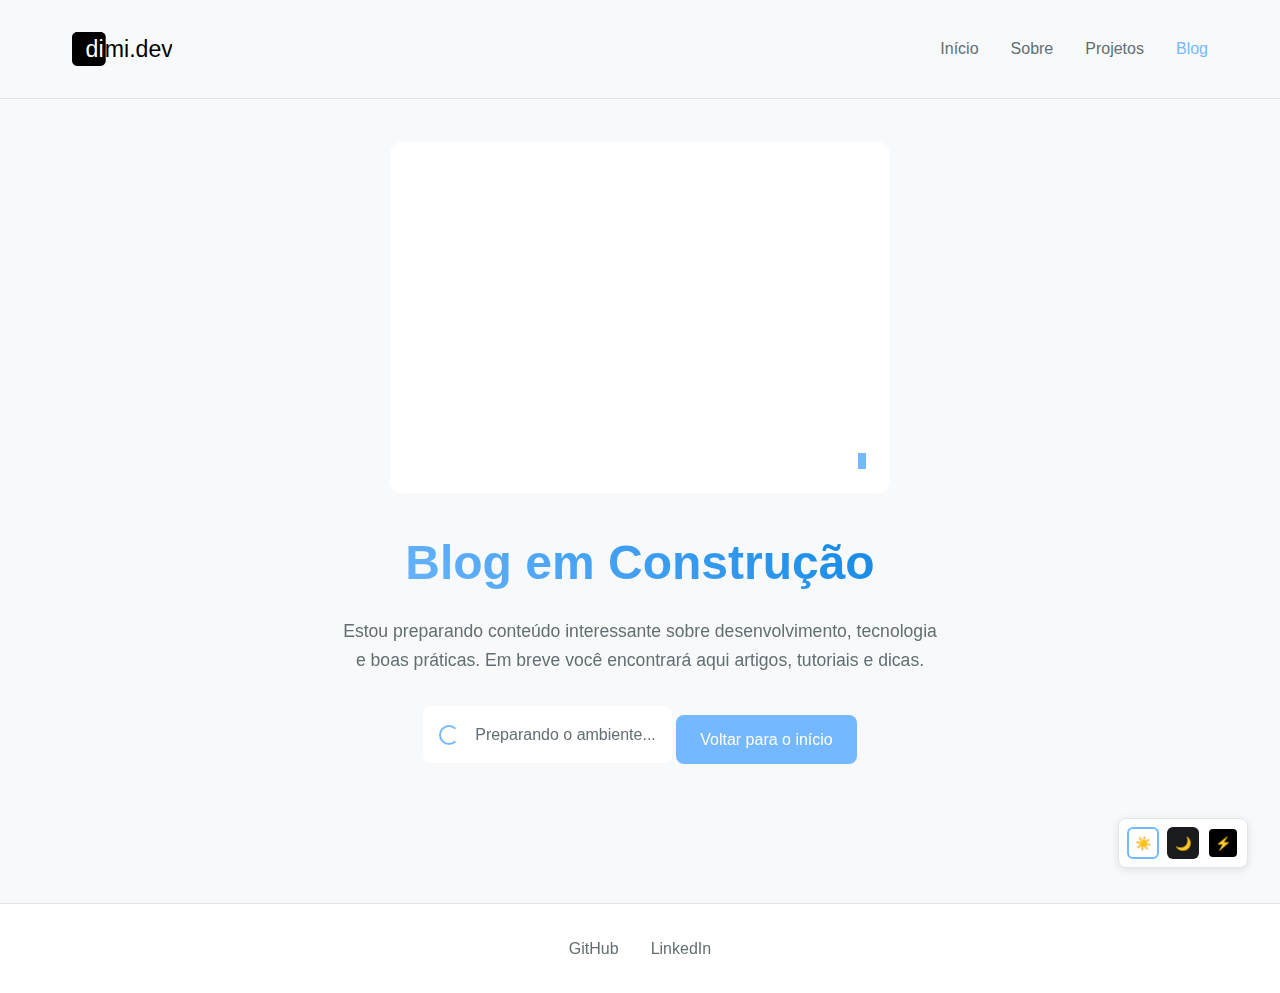
<file: pages/blog/index.html>
<!DOCTYPE html>
<html lang="pt-BR">
<head>
    <meta charset="UTF-8">
    <meta name="viewport" content="width=device-width, initial-scale=1.0">
    <meta name="color-scheme" content="light dark">
    <title>Blog | Dimi Dev</title>
    <meta name="description" content="Blog com artigos sobre desenvolvimento, tecnologia e boas práticas">
    
    <!-- Estilos -->
    <link rel="stylesheet" href="/assets/css/style.css">
    <link rel="stylesheet" href="/assets/css/components/header.css">
    <link rel="stylesheet" href="/assets/css/themes.css">
    <link rel="stylesheet" href="/assets/css/animations.css">
    <link rel="stylesheet" href="/assets/css/pages/coming-soon.css">
    <link rel="stylesheet" href="/assets/css/components/notifications.css">
    <link rel="stylesheet" href="/assets/css/mobile.css">
    <link rel="stylesheet" href="/assets/css/components/header.css">
</head>

<body>
    <header class="header">
        <nav class="nav-container">
            <div class="logo">
                <button class="mobile-menu-btn" aria-label="Menu">
                    ☰
                </button>
                <a href="/" class="logo-link">
                    <img src="/assets/img/logo-dark.svg" alt="Logo dimi.dev" class="logo-light">
                    <img src="/assets/img/logo-light.svg" alt="Logo dimi.dev" class="logo-dark">
                </a>
            </div>
            <ul class="nav-links">
                <li><a href="/">Início</a></li>
                <li><a href="/pages/about.html">Sobre</a></li>
                <li><a href="/pages/projects.html">Projetos</a></li>
                <li><a href="/pages/blog" class="active">Blog</a></li>
            </ul>
        </nav>
        <div class="theme-switcher">
            <button class="theme-btn" data-theme="light" title="Tema Claro">
                ☀️
            </button>
            <button class="theme-btn" data-theme="dark" title="Tema Escuro">
                🌙
            </button>
            <button class="theme-btn" data-theme="high-contrast" title="Alto Contraste">
                ⚡
            </button>
        </div>
    </nav>
    </header>

    <main class="coming-soon">
        <div class="container">
            <div class="content">
                <div class="animation-container">
                    <div class="code-block">
                        <pre><code>
const blog = {
    status: "Em construção 🚧",
    progress: "loading...",
    launch: "Em breve!",
    author: "dimidotdev",
    topics: [
        "Desenvolvimento Web",
        "Boas Práticas",
        "Tutoriais",
        "Tech Tips"
    ]
};
                        </code></pre>
                        <div class="cursor"></div>
                    </div>
                </div>
                <h1>Blog em Construção</h1>
                <p class="description">
                    Estou preparando conteúdo interessante sobre desenvolvimento, 
                    tecnologia e boas práticas. Em breve você encontrará aqui 
                    artigos, tutoriais e dicas.
                </p>
                <div class="blog-notification">
                    <div class="blog-notification-content">
                        <div class="loader"></div>
                        <span>Preparando o ambiente...</span>
                    </div>
                </div>
                <a href="/" class="back-button">Voltar para o início</a>
            </div>
        </div>
    </main>

    <footer class="footer">
        <div class="footer-content">
            <div class="social-links">
                <a href="https://github.com/dimidotdev" target="_blank" rel="noopener">GitHub</a>
            </div>
            <div class="social-links">
                <a href="https://linkedin.com/in/matheus-dimi-silva/" target="_blank" rel="noopener">LinkedIn</a>
            </div>
        </div>
    </footer>

    <!-- Scripts -->
    <script src="/assets/js/main.js"></script>
    <script src="/assets/js/blog.js"></script>
    <script src="/assets/js/main.js"></script>
    <script src="/assets/js/theme.js"></script>
    <script src="/assets/js/matrix-effect.js"></script>
    <script src="/assets/js/notifications.js"></script>
    <script src="/assets/js/idle-detector.js"></script>
    <script src="/assets/js/performance.js"></script>
    <script src="/assets/js/keyboard-shortcuts.js"></script>
    <script src="/assets/js/mobile-menu.js"></script>

    <script>
        // Inicialização de todos os componentes
        document.addEventListener('DOMContentLoaded', () => {
            // Inicializar o gerenciador de temas
            const themeManager = new ThemeManager();

            // Inicializar o efeito matrix
            const matrixEffect = new MatrixEffect();
            
            // Observar mudanças de tema para ativar/desativar efeito matrix
            const observer = new MutationObserver((mutations) => {
                mutations.forEach((mutation) => {
                    if (mutation.attributeName === 'data-theme') {
                        const currentTheme = document.documentElement.getAttribute('data-theme');
                        if (currentTheme === 'high-contrast') {
                            matrixEffect.start();
                            NotificationSystem.show('Modo Matrix ativado! 🎭', 'info');
                        } else {
                            matrixEffect.stop();
                        }
                    }
                });
            });

            observer.observe(document.documentElement, {
                attributes: true,
                attributeFilter: ['data-theme']
            });

            // Inicializar detector de inatividade
            new IdleDetector();

            // Inicializar otimizador de performance
            PerformanceOptimizer.initializeLazyLoading();

            // Inicializar atalhos de teclado
            KeyboardShortcuts.initialize();

            // Configurar notificações para mudança de tema
            const originalSetTheme = themeManager.setTheme.bind(themeManager);
            themeManager.setTheme = (theme) => {
                originalSetTheme(theme);
                const themeNames = {
                    'light': 'claro ☀️',
                    'dark': 'escuro 🌙',
                };
                NotificationSystem.show(`Tema ${themeNames[theme]} ativado!`, 'success');
            };
        });
    </script>
</body>
</html>
</file>
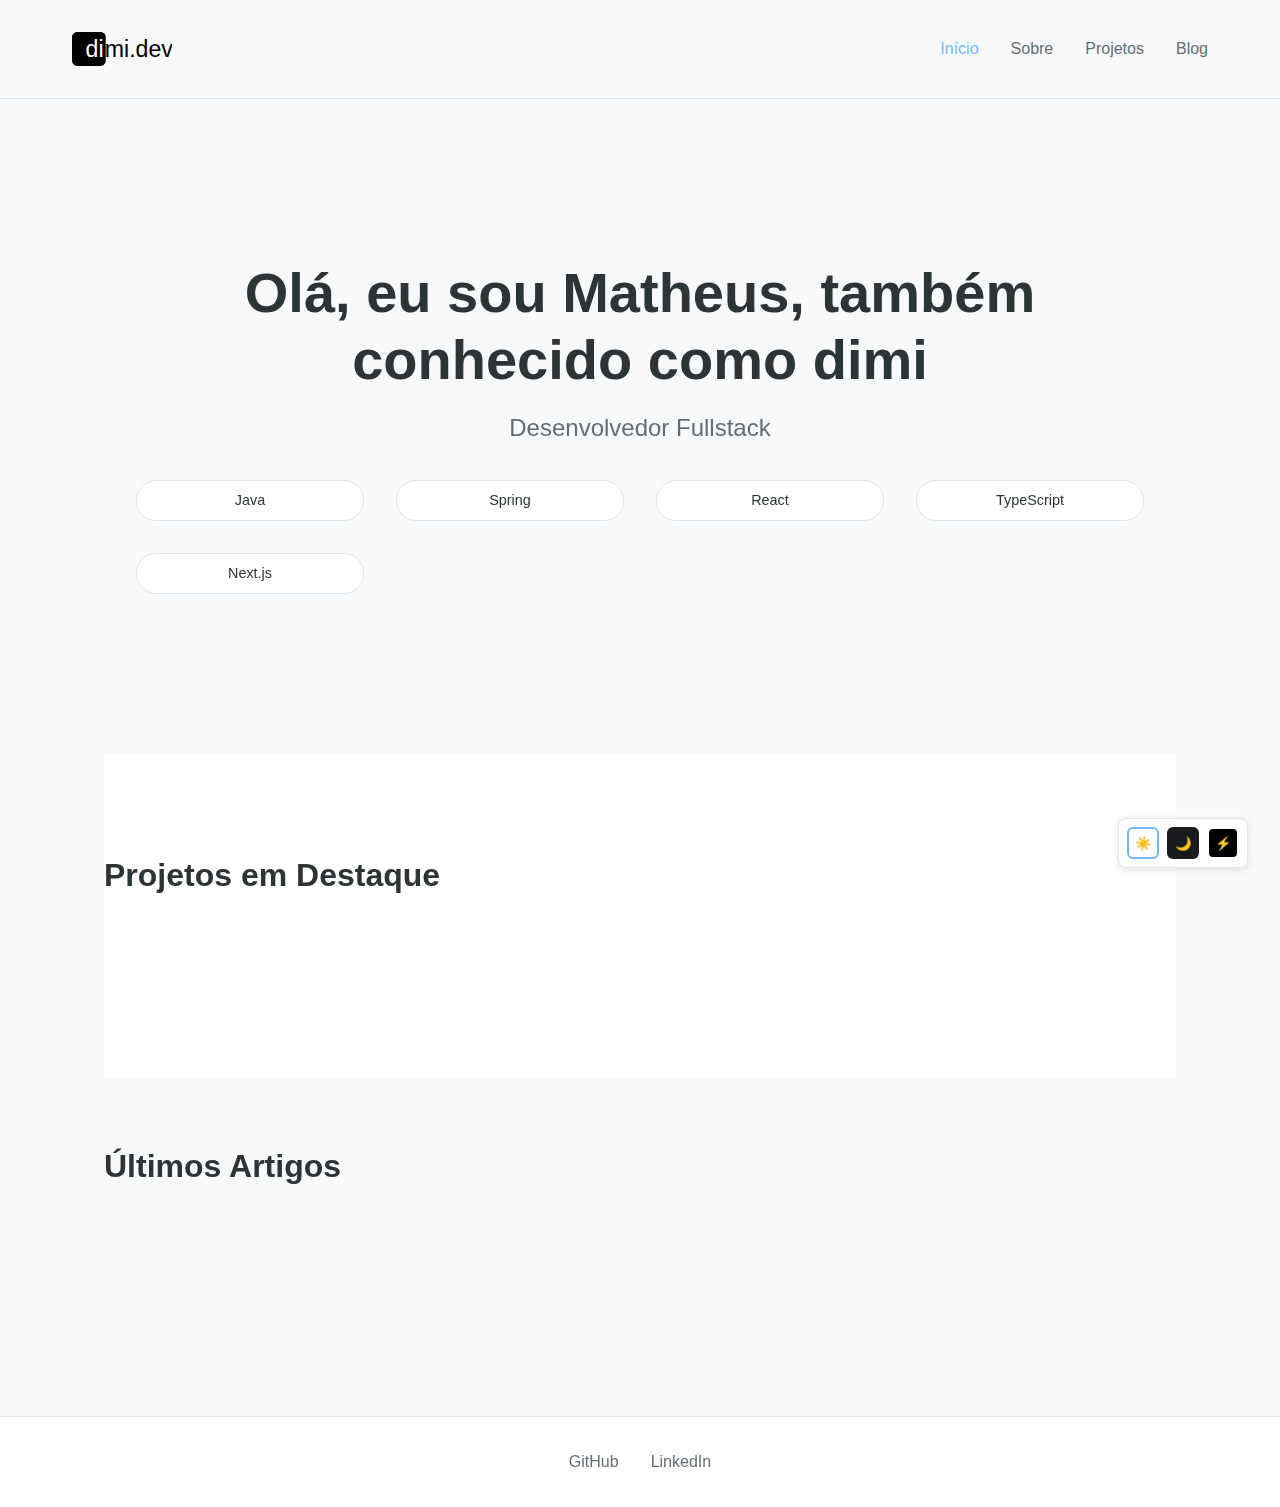
<file: index-template.html>
<!DOCTYPE html>
<html lang="pt-BR">
    <head>
        <meta charset="UTF-8">
        <meta name="viewport" content="width=device-width, initial-scale=1.0">
        <meta name="color-scheme" content="light dark">
        <link rel="icon" href="/assets/img/favicon.ico" type="image/x-icon">
        <title>dimi.dev</title>
        <meta name="description" content="Portfolio de desenvolvedor fullstack especializado em Java, Spring, React e tecnologias web modernas">
        
        <!-- Estilos -->
        <link rel="stylesheet" href="/assets/css/style.css">
        <link rel="stylesheet" href="/assets/css/components/header.css">
        <link rel="stylesheet" href="/assets/css/pages/home.css">
        <link rel="stylesheet" href="/assets/css/themes.css">
        <link rel="stylesheet" href="/assets/css/animations.css">
        <link rel="stylesheet" href="/assets/css/components/notifications.css">
        <link rel="stylesheet" href="/assets/css/mobile.css">
        <link rel="stylesheet" href="/assets/css/components/hero.css">
        <link rel="stylesheet" href="/assets/css/components/header.css">
    </head>
<body>
    <header class="header">
        <nav class="nav-container">
            <div class="logo">
                <button class="mobile-menu-btn" aria-label="Menu">
                    ☰
                </button>
                <a href="/" class="logo-link">
                    <img src="/assets/img/logo-dark.svg" alt="Logo dimi.dev" class="logo-light">
                    <img src="/assets/img/logo-light.svg" alt="Logo dimi.dev" class="logo-dark">
                </a>
            </div>
            <ul class="nav-links">
                <li><a href="/" class="active">Início</a></li>
                <li><a href="/pages/about.html">Sobre</a></li>
                <li><a href="/pages/projects.html">Projetos</a></li>
                <li><a href="/pages/blog">Blog</a></li>
            </ul>
            <div class="theme-switcher">
                <button class="theme-btn" data-theme="light" title="Tema Claro">
                    ☀️
                </button>
                <button class="theme-btn" data-theme="dark" title="Tema Escuro">
                    🌙
                </button>
                <button class="theme-btn" data-theme="high-contrast" title="Alto Contraste">
                    ⚡
                </button>
            </div>
        </nav>
    </header>

    <main class="main-content">
        <section class="hero">
            <h1 class="title">Olá, eu sou Matheus, também conhecido como dimi</h1>
            <p class="subtitle">Desenvolvedor Fullstack</p>
            <div class="tech-stack">
                <span class="tech">Java</span>
                <span class="tech">Spring</span>
                <span class="tech">React</span>
                <span class="tech">TypeScript</span>
                <span class="tech">Next.js</span>
            </div>
        </section>

        <section class="featured-projects">
            <h2>Projetos em Destaque</h2>
            <div class="projects-grid">
                <!-- Projetos serão adicionados aqui -->
            </div>
        </section>

        <section class="latest-posts">
            <h2>Últimos Artigos</h2>
            <div class="posts-grid">
                <!-- Posts serão adicionados aqui -->
            </div>
        </section>
    </main>

    <footer class="footer">
        <div class="footer-content">
            <div class="social-links">
                <a href="https://github.com/dimidotdev" target="_blank" rel="noopener">GitHub</a>
            </div>
            <div class="social-links">
                <a href="https://linkedin.com/in/matheus-dimi-silva/" target="_blank" rel="noopener">LinkedIn</a>
            </div>
        </div>
    </footer>

    <!-- Scripts -->
    <script src="/assets/js/main.js"></script>
    <script src="/assets/js/theme.js"></script>
    <script src="/assets/js/matrix-effect.js"></script>
    <script src="/assets/js/notifications.js"></script>
    <script src="/assets/js/idle-detector.js"></script>
    <script src="/assets/js/performance.js"></script>
    <script src="/assets/js/keyboard-shortcuts.js"></script>
    <script src="/assets/js/mobile-menu.js"></script>

    <script>
        // Inicialização de todos os componentes
        document.addEventListener('DOMContentLoaded', () => {
            // Inicializar o gerenciador de temas
            const themeManager = new ThemeManager();

            // Inicializar o efeito matrix
            const matrixEffect = new MatrixEffect();
            
            // Observar mudanças de tema para ativar/desativar efeito matrix
            const observer = new MutationObserver((mutations) => {
                mutations.forEach((mutation) => {
                    if (mutation.attributeName === 'data-theme') {
                        const currentTheme = document.documentElement.getAttribute('data-theme');
                        if (currentTheme === 'high-contrast') {
                            matrixEffect.start();
                            NotificationSystem.show('Modo Matrix ativado! 🎭', 'info');
                        } else {
                            matrixEffect.stop();
                        }
                    }
                });
            });

            observer.observe(document.documentElement, {
                attributes: true,
                attributeFilter: ['data-theme']
            });

            // Inicializar detector de inatividade
            new IdleDetector();

            // Inicializar otimizador de performance
            PerformanceOptimizer.initializeLazyLoading();

            // Inicializar atalhos de teclado
            KeyboardShortcuts.initialize();

            // Configurar notificações para mudança de tema
            const originalSetTheme = themeManager.setTheme.bind(themeManager);
            themeManager.setTheme = (theme) => {
                originalSetTheme(theme);
                const themeNames = {
                    'light': 'claro ☀️',
                    'dark': 'escuro 🌙',
                };
                NotificationSystem.show(`Tema ${themeNames[theme]} ativado!`, 'success');
            };
        });
    </script>
</body>
</html>
</file>
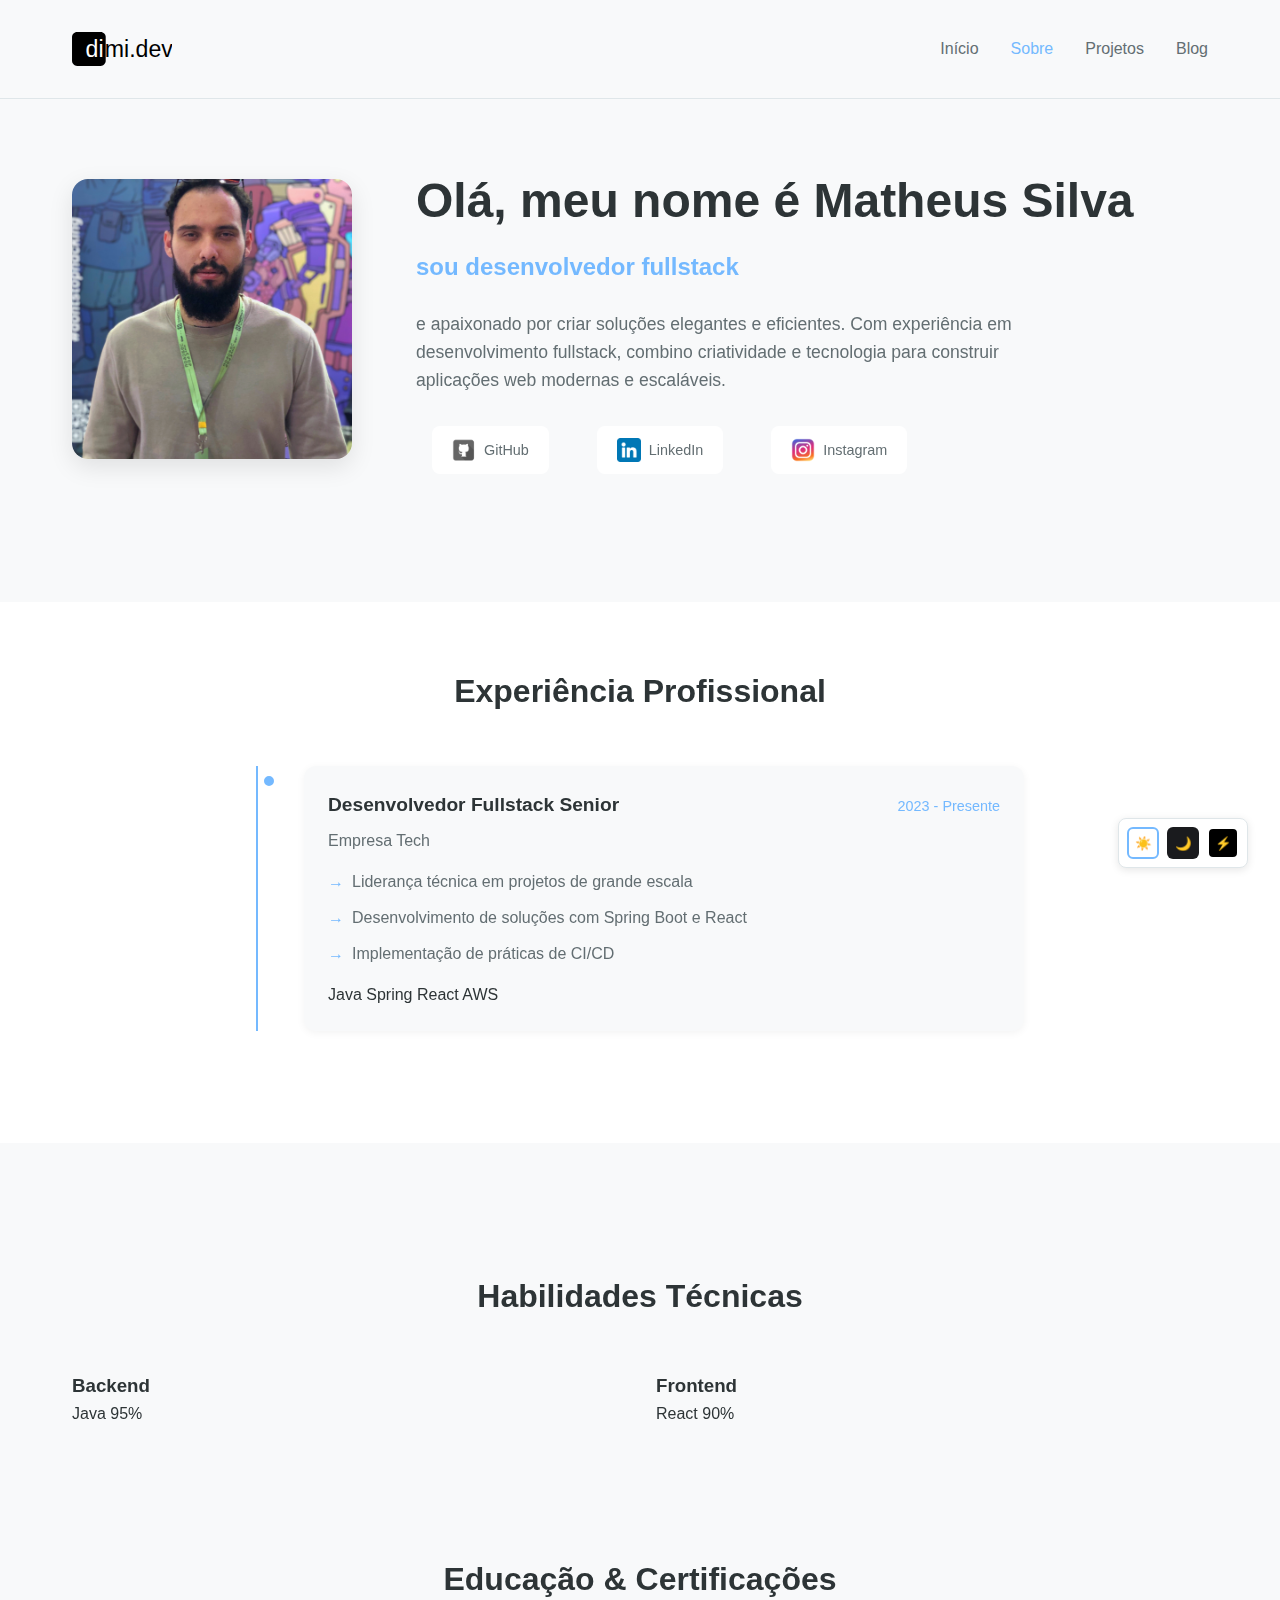
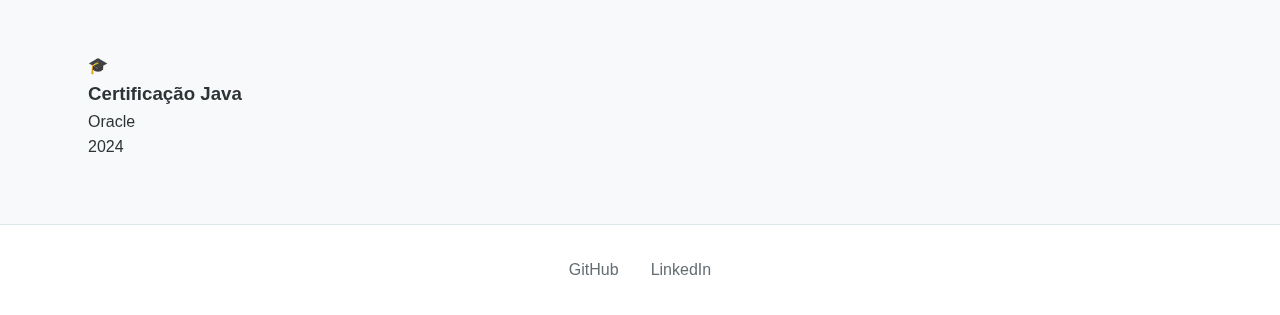
<file: pages/about.html>
<!DOCTYPE html>
<html lang="pt-BR">
<head>
    <meta charset="UTF-8">
    <meta name="viewport" content="width=device-width, initial-scale=1.0">
    <meta name="color-scheme" content="light dark">
    <link rel="icon" href="/assets/img/favicon.ico" type="image/x-icon">
    <title>dimi.dev</title>
    <meta name="description" content="Portfolio de desenvolvedor fullstack especializado em Java, Spring, React e tecnologias web modernas">
    
    <!-- Estilos -->
    <link rel="stylesheet" href="/assets/css/style.css">
    <link rel="stylesheet" href="/assets/css/pages/about.css">
    <link rel="stylesheet" href="/assets/css/components/header.css">
    <link rel="stylesheet" href="/assets/css/pages/home.css">
    <link rel="stylesheet" href="/assets/css/themes.css">
    <link rel="stylesheet" href="/assets/css/animations.css">
    <link rel="stylesheet" href="/assets/css/components/notifications.css">
    <link rel="stylesheet" href="/assets/css/mobile.css">
    <link rel="stylesheet" href="/assets/css/components/header.css">
</head>
<body>
    <header class="header">
        <nav class="nav-container">
            <div class="logo">
                <button class="mobile-menu-btn" aria-label="Menu">
                    ☰
                </button>
                <a href="/" class="logo-link">
                    <img src="/assets/img/logo-dark.svg" alt="Logo dimi.dev" class="logo-light">
                    <img src="/assets/img/logo-light.svg" alt="Logo dimi.dev" class="logo-dark">
                </a>
            </div>
            <ul class="nav-links">
                <li><a href="/">Início</a></li>
                <li><a href="/pages/about.html" class="active">Sobre</a></li>
                <li><a href="/pages/projects.html">Projetos</a></li>
                <li><a href="/pages/blog">Blog</a></li>
            </ul>
        </nav>
        <div class="theme-switcher">
            <button class="theme-btn" data-theme="light" title="Tema Claro">
                ☀️
            </button>
            <button class="theme-btn" data-theme="dark" title="Tema Escuro">
                🌙
            </button>
            <button class="theme-btn" data-theme="high-contrast" title="Alto Contraste">
                ⚡
            </button>
        </div>
    </nav>
    </header>

    <main>
        <!-- Seção Introdução -->
        <section class="about-intro">
            <div class="section-container">
                <div class="intro-content">
                    <div class="profile-image">
                        <img src="/assets/img/profile.jpg" alt="Dimi Dev" class="profile-photo">
                    </div>
                    <div class="intro-text">
                        <h1>Olá, meu nome é Matheus Silva</h1>
                        <h2>sou desenvolvedor fullstack</h2>
                        <p class="bio">
                            e apaixonado por criar soluções elegantes e eficientes. 
                            Com experiência em desenvolvimento fullstack, combino criatividade e 
                            tecnologia para construir aplicações web modernas e escaláveis.
                        </p>
                        <div class="social-links">
                            <a href="https://github.com/dimidotdev" class="social-link" target="_blank">
                                <img src="/assets/img/github.png" alt="GitHub">
                                <span>GitHub</span>
                            </a>
                            <a href="https://linkedin.com/in/matheus-dimi-silva/" class="social-link" target="_blank">
                                <img src="/assets/img/linkedin.png" alt="LinkedIn">
                                <span>LinkedIn</span>
                            </a>
                            <a href="https://instagram.com/dimi.dev" class="social-link" target="_blank">
                                <img src="/assets/img/instagram.png" alt="Twitter">
                                <span>Instagram</span>
                            </a>
                        </div>
                    </div>
                </div>
            </div>
        </section>

        <!-- Seção Experiência -->
        <section class="experience">
            <div class="section-container">
                <h2 class="section-title">Experiência Profissional</h2>
                <div class="timeline">
                    <div class="timeline-item">
                        <div class="timeline-marker"></div>
                        <div class="timeline-content">
                            <div class="timeline-header">
                                <h3>Desenvolvedor Fullstack Senior</h3>
                                <span class="timeline-period">2023 - Presente</span>
                            </div>
                            <p class="company">Empresa Tech</p>
                            <ul class="achievement-list">
                                <li>Liderança técnica em projetos de grande escala</li>
                                <li>Desenvolvimento de soluções com Spring Boot e React</li>
                                <li>Implementação de práticas de CI/CD</li>
                            </ul>
                            <div class="tech-used">
                                <span>Java</span>
                                <span>Spring</span>
                                <span>React</span>
                                <span>AWS</span>
                            </div>
                        </div>
                    </div>
                    <!-- Mais experiências aqui -->
                </div>
            </div>
        </section>

        <!-- Seção Habilidades -->
        <section class="skills">
            <div class="section-container">
                <h2 class="section-title">Habilidades Técnicas</h2>
                <div class="skills-wrapper">
                    <div class="skill-category">
                        <h3>Backend</h3>
                        <div class="skill-items">
                            <div class="skill-item">
                                <div class="skill-header">
                                    <span>Java</span>
                                    <span>95%</span>
                                </div>
                                <div class="skill-bar">
                                    <div class="skill-progress" style="width: 95%"></div>
                                </div>
                            </div>
                            <!-- Mais skills aqui -->
                        </div>
                    </div>

                    <div class="skill-category">
                        <h3>Frontend</h3>
                        <div class="skill-items">
                            <div class="skill-item">
                                <div class="skill-header">
                                    <span>React</span>
                                    <span>90%</span>
                                </div>
                                <div class="skill-bar">
                                    <div class="skill-progress" style="width: 90%"></div>
                                </div>
                            </div>
                            <!-- Mais skills aqui -->
                        </div>
                    </div>
                </div>
            </div>
        </section>

        <!-- Seção Educação e Certificações -->
        <section class="education">
            <div class="section-container">
                <h2 class="section-title">Educação & Certificações</h2>
                <div class="certificates-grid">
                    <div class="certificate-card">
                        <div class="certificate-icon">🎓</div>
                        <div class="certificate-content">
                            <h3>Certificação Java</h3>
                            <p class="certificate-issuer">Oracle</p>
                            <p class="certificate-date">2024</p>
                        </div>
                    </div>
                    <!-- Mais certificados aqui -->
                </div>
            </div>
        </section>
    </main>

    <footer class="footer">
        <div class="footer-content">
            <div class="social-links">
                <a href="https://github.com/dimidotdev" target="_blank" rel="noopener">GitHub</a>
            </div>
            <div class="social-links">
                <a href="https://linkedin.com/in/matheus-dimi-silva/" target="_blank" rel="noopener">LinkedIn</a>
            </div>
        </div>
    </footer>

    <!-- Scripts -->
    <script src="/assets/js/main.js"></script>
    <script src="/assets/js/theme.js"></script>
    <script src="/assets/js/matrix-effect.js"></script>
    <script src="/assets/js/notifications.js"></script>
    <script src="/assets/js/idle-detector.js"></script>
    <script src="/assets/js/performance.js"></script>
    <script src="/assets/js/keyboard-shortcuts.js"></script>
    <script src="/assets/js/mobile-menu.js"></script>

    <script>
        // Inicialização de todos os componentes
        document.addEventListener('DOMContentLoaded', () => {
            // Inicializar o gerenciador de temas
            const themeManager = new ThemeManager();

            // Inicializar o efeito matrix
            const matrixEffect = new MatrixEffect();
            
            // Observar mudanças de tema para ativar/desativar efeito matrix
            const observer = new MutationObserver((mutations) => {
                mutations.forEach((mutation) => {
                    if (mutation.attributeName === 'data-theme') {
                        const currentTheme = document.documentElement.getAttribute('data-theme');
                        if (currentTheme === 'high-contrast') {
                            matrixEffect.start();
                            NotificationSystem.show('Modo Matrix ativado! 🎭', 'info');
                        } else {
                            matrixEffect.stop();
                        }
                    }
                });
            });

            observer.observe(document.documentElement, {
                attributes: true,
                attributeFilter: ['data-theme']
            });

            // Inicializar detector de inatividade
            new IdleDetector();

            // Inicializar otimizador de performance
            PerformanceOptimizer.initializeLazyLoading();

            // Inicializar atalhos de teclado
            KeyboardShortcuts.initialize();

            // Configurar notificações para mudança de tema
            const originalSetTheme = themeManager.setTheme.bind(themeManager);
            themeManager.setTheme = (theme) => {
                originalSetTheme(theme);
                const themeNames = {
                    'light': 'claro ☀️',
                    'dark': 'escuro 🌙',
                };
                NotificationSystem.show(`Tema ${themeNames[theme]} ativado!`, 'success');
            };
        });
    </script>
</body>
</html>
</file>
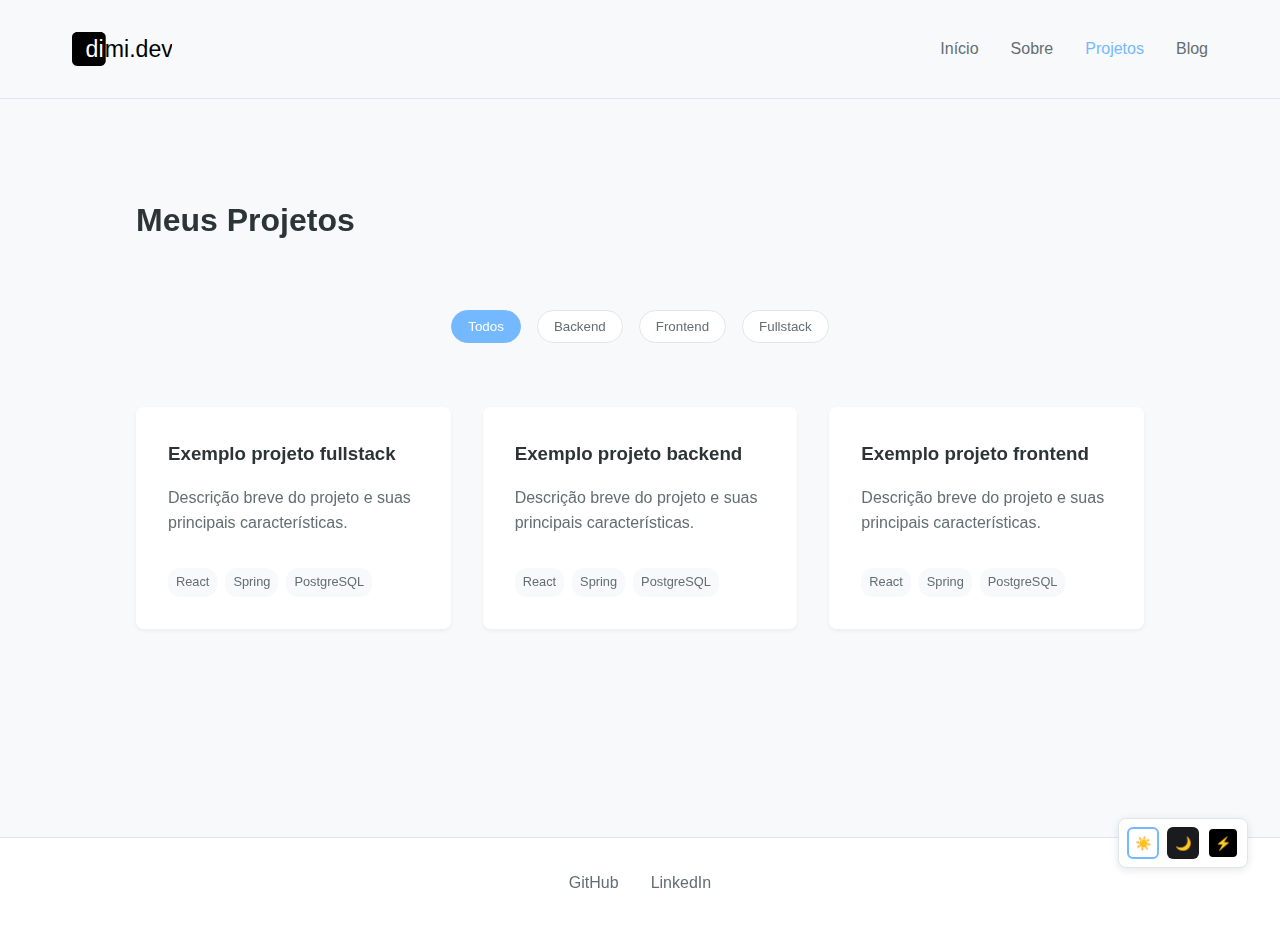
<file: pages/projects.html>
<!DOCTYPE html>
<html lang="pt-BR">
<head>
    <meta charset="UTF-8">
    <meta name="viewport" content="width=device-width, initial-scale=1.0">
    <meta name="color-scheme" content="light dark">
    <link rel="icon" href="/assets/img/favicon.ico" type="image/x-icon">
    <title>dimi.dev</title>
    <meta name="description" content="Portfolio de desenvolvedor fullstack especializado em Java, Spring, React e tecnologias web modernas">
    
    <!-- Estilos -->
    <link rel="stylesheet" href="/assets/css/style.css">
    <link rel="stylesheet" href="/assets/css/components/header.css">
    <link rel="stylesheet" href="/assets/css/pages/home.css">
    <link rel="stylesheet" href="/assets/css/themes.css">
    <link rel="stylesheet" href="/assets/css/components/notifications.css">
    <link rel="stylesheet" href="/assets/css/pages/projects.css">
    <link rel="stylesheet" href="/assets/css/animations.css">
    <link rel="stylesheet" href="/assets/css/mobile.css">
    <link rel="stylesheet" href="/assets/css/components/header.css"></head>
<body>
    <header class="header">
        <nav class="nav-container">
            <div class="logo">
                <button class="mobile-menu-btn" aria-label="Menu">
                    ☰
                </button>
                <a href="/" class="logo-link">
                    <img src="/assets/img/logo-dark.svg" alt="Logo dimi.dev" class="logo-light">
                    <img src="/assets/img/logo-light.svg" alt="Logo dimi.dev" class="logo-dark">
                </a>
            </div>
            <ul class="nav-links">
                <li><a href="/">Início</a></li>
                <li><a href="/pages/about.html">Sobre</a></li>
                <li><a href="/pages/projects.html" class="active">Projetos</a></li>
                <li><a href="/pages/blog">Blog</a></li>
            </ul>
        </nav>
        <div class="theme-switcher">
            <button class="theme-btn" data-theme="light" title="Tema Claro">
                ☀️
            </button>
            <button class="theme-btn" data-theme="dark" title="Tema Escuro">
                🌙
            </button>
            <button class="theme-btn" data-theme="high-contrast" title="Alto Contraste">
                ⚡
            </button>
        </div>
    </nav>
    </header>

    <main class="main-content">
        <section class="projects-section">
            <h1>Meus Projetos</h1>
            <div class="projects-filter">
                <button class="filter-btn active" data-filter="all">Todos</button>
                <button class="filter-btn" data-filter="backend">Backend</button>
                <button class="filter-btn" data-filter="frontend">Frontend</button>
                <button class="filter-btn" data-filter="fullstack">Fullstack</button>
            </div>

            <div class="projects-grid">
                <!-- Exemplo de card de projeto -->
                <article class="project-card" data-category="fullstack">
                    <div class="project-content">
                        <h3>Exemplo projeto fullstack</h3>
                        <p class="project-description">
                            Descrição breve do projeto e suas principais características.
                        </p>
                        <div class="project-tech">
                            <span class="tech-tag">React</span>
                            <span class="tech-tag">Spring</span>
                            <span class="tech-tag">PostgreSQL</span>
                        </div>
                    </div>
                    <div class="project-links">
                        <a href="#" class="project-link" target="_blank" rel="noopener">Demo</a>
                        <a href="#" class="project-link" target="_blank" rel="noopener">GitHub</a>
                    </div>
                </article>
                <article class="project-card" data-category="backend">
                    <div class="project-content">
                        <h3>Exemplo projeto backend</h3>
                        <p class="project-description">
                            Descrição breve do projeto e suas principais características.
                        </p>
                        <div class="project-tech">
                            <span class="tech-tag">React</span>
                            <span class="tech-tag">Spring</span>
                            <span class="tech-tag">PostgreSQL</span>
                        </div>
                    </div>
                    <div class="project-links">
                        <a href="#" class="project-link" target="_blank" rel="noopener">Demo</a>
                        <a href="#" class="project-link" target="_blank" rel="noopener">GitHub</a>
                    </div>
                </article>
                <article class="project-card" data-category="frontend">
                    <div class="project-content">
                        <h3>Exemplo projeto frontend</h3>
                        <p class="project-description">
                            Descrição breve do projeto e suas principais características.
                        </p>
                        <div class="project-tech">
                            <span class="tech-tag">React</span>
                            <span class="tech-tag">Spring</span>
                            <span class="tech-tag">PostgreSQL</span>
                        </div>
                    </div>
                    <div class="project-links">
                        <a href="#" class="project-link" target="_blank" rel="noopener">Demo</a>
                        <a href="#" class="project-link" target="_blank" rel="noopener">GitHub</a>
                    </div>
                </article>
                <!-- Mais cards de projetos serão adicionados aqui -->
            </div>
        </section>
    </main>

    <footer class="footer">
        <div class="footer-content">
            <div class="social-links">
                <a href="https://github.com/dimidotdev" target="_blank" rel="noopener">GitHub</a>
            </div>
            <div class="social-links">
                <a href="https://linkedin.com/in/matheus-dimi-silva/" target="_blank" rel="noopener">LinkedIn</a>
            </div>
        </div>
    </footer>

    <!-- Scripts -->
    <script src="/assets/js/main.js"></script>
    <script src="/assets/js/theme.js"></script>
    <script src="/assets/js/matrix-effect.js"></script>
    <script src="/assets/js/notifications.js"></script>
    <script src="/assets/js/idle-detector.js"></script>
    <script src="/assets/js/performance.js"></script>
    <script src="/assets/js/keyboard-shortcuts.js"></script>
    <script src="/assets/js/projects.js"></script>
    <script src="/assets/js/mobile-menu.js"></script>

    <script>
        // Inicialização de todos os componentes
        document.addEventListener('DOMContentLoaded', () => {
            // Inicializar o gerenciador de temas
            const themeManager = new ThemeManager();

            // Inicializar o efeito matrix
            const matrixEffect = new MatrixEffect();
            
            // Observar mudanças de tema para ativar/desativar efeito matrix
            const observer = new MutationObserver((mutations) => {
                mutations.forEach((mutation) => {
                    if (mutation.attributeName === 'data-theme') {
                        const currentTheme = document.documentElement.getAttribute('data-theme');
                        if (currentTheme === 'high-contrast') {
                            matrixEffect.start();
                            NotificationSystem.show('Modo Matrix ativado! 🎭', 'info');
                        } else {
                            matrixEffect.stop();
                        }
                    }
                });
            });

            observer.observe(document.documentElement, {
                attributes: true,
                attributeFilter: ['data-theme']
            });

            // Inicializar detector de inatividade
            new IdleDetector();

            // Inicializar otimizador de performance
            PerformanceOptimizer.initializeLazyLoading();

            // Inicializar atalhos de teclado
            KeyboardShortcuts.initialize();

            // Configurar notificações para mudança de tema
            const originalSetTheme = themeManager.setTheme.bind(themeManager);
            themeManager.setTheme = (theme) => {
                originalSetTheme(theme);
                const themeNames = {
                    'light': 'claro ☀️',
                    'dark': 'escuro 🌙',
                };
                NotificationSystem.show(`Tema ${themeNames[theme]} ativado!`, 'success');
            };
        });
    </script>
</body>
</html>
</file>
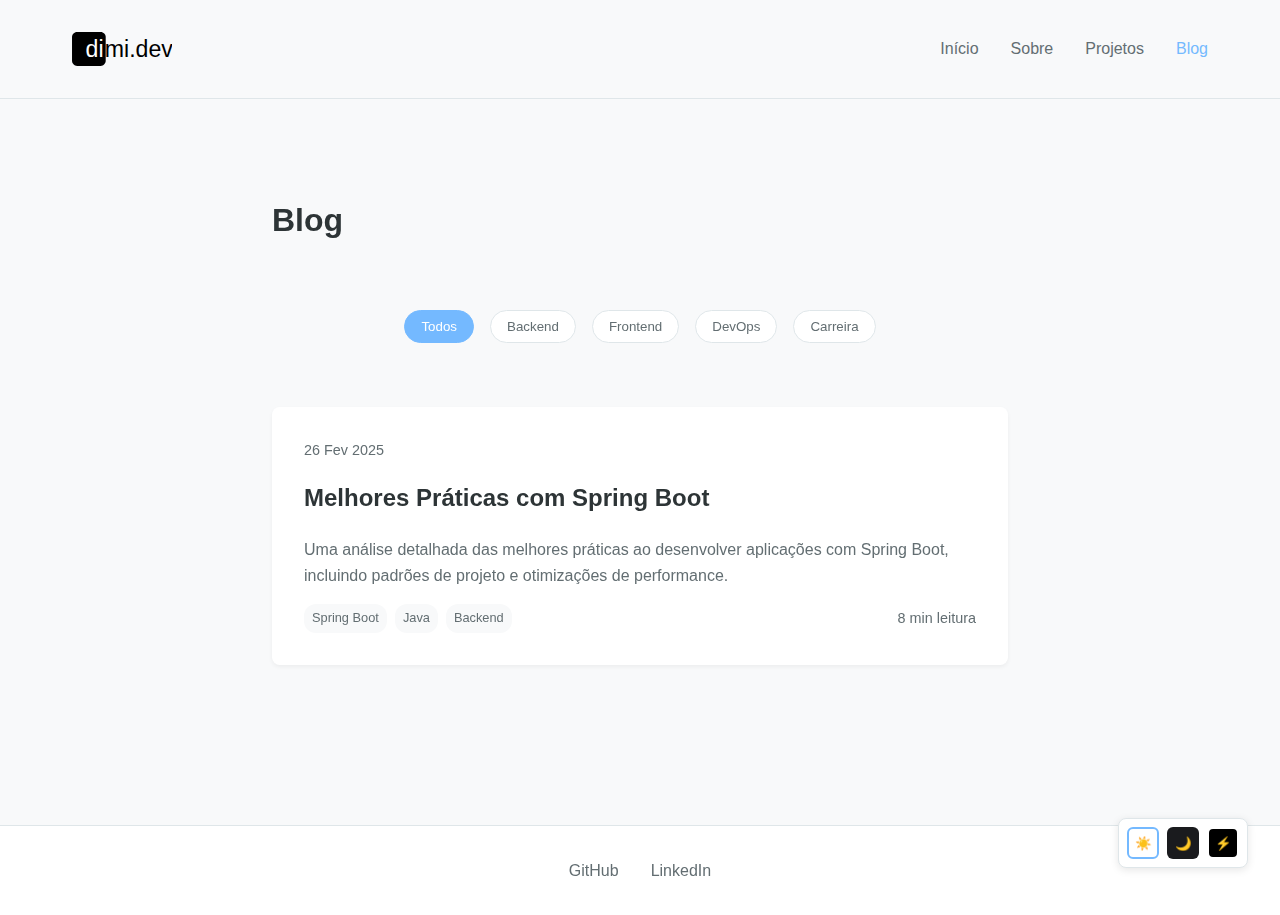
<file: pages/blog/index-template.html>
<!DOCTYPE html>
<html lang="pt-BR">
<head>
    <meta charset="UTF-8">
    <meta name="viewport" content="width=device-width, initial-scale=1.0">
    <meta name="color-scheme" content="light dark">
    <link rel="icon" href="/assets/img/favicon.ico" type="image/x-icon">
    <title>dimi.dev</title>
    <meta name="description" content="Portfolio de desenvolvedor fullstack especializado em Java, Spring, React e tecnologias web modernas">
    
    <!-- Estilos -->
    <link rel="stylesheet" href="/assets/css/style.css">
    <link rel="stylesheet" href="/assets/css/components/header.css">
    <link rel="stylesheet" href="/assets/css/themes.css">
    <link rel="stylesheet" href="/assets/css/animations.css">
    <link rel="stylesheet" href="/assets/css/pages/blog.css">
    <link rel="stylesheet" href="/assets/css/components/notifications.css">
    <link rel="stylesheet" href="/assets/css/mobile.css">
    <link rel="stylesheet" href="/assets/css/components/header.css">
</head>
<body>
    <header class="header">
        <nav class="nav-container">
            <div class="logo">
                <button class="mobile-menu-btn" aria-label="Menu">
                    ☰
                </button>
                <a href="/" class="logo-link">
                    <img src="/assets/img/logo-dark.svg" alt="Logo dimi.dev" class="logo-light">
                    <img src="/assets/img/logo-light.svg" alt="Logo dimi.dev" class="logo-dark">
                </a>
            </div>
            <ul class="nav-links">
                <li><a href="/">Início</a></li>
                <li><a href="/pages/about.html">Sobre</a></li>
                <li><a href="/pages/projects.html">Projetos</a></li>
                <li><a href="/pages/blog" class="active">Blog</a></li>
            </ul>
        </nav>
        <div class="theme-switcher">
            <button class="theme-btn" data-theme="light" title="Tema Claro">
                ☀️
            </button>
            <button class="theme-btn" data-theme="dark" title="Tema Escuro">
                🌙
            </button>
            <button class="theme-btn" data-theme="high-contrast" title="Alto Contraste">
                ⚡
            </button>
        </div>
    </nav>
    </header>

    <main class="main-content">
        <section class="blog-section">
            <h1>Blog</h1>
            
            <div class="blog-categories">
                <button class="category-btn active" data-category="all">Todos</button>
                <button class="category-btn" data-category="backend">Backend</button>
                <button class="category-btn" data-category="frontend">Frontend</button>
                <button class="category-btn" data-category="devops">DevOps</button>
                <button class="category-btn" data-category="career">Carreira</button>
            </div>

            <div class="posts-grid">
                <!-- Exemplo de post -->
                <article class="post-card" data-categories='["backend", "java"]'>
                    <div class="post-date">26 Fev 2025</div>
                    <h2 class="post-title">
                        <a href="/pages/blog/posts/spring-boot-best-practices.html">
                            Melhores Práticas com Spring Boot
                        </a>
                    </h2>
                    <p class="post-excerpt">
                        Uma análise detalhada das melhores práticas ao desenvolver aplicações com Spring Boot,
                        incluindo padrões de projeto e otimizações de performance.
                    </p>
                    <div class="post-meta">
                        <div class="post-tags">
                            <span class="tag">Spring Boot</span>
                            <span class="tag">Java</span>
                            <span class="tag">Backend</span>
                        </div>
                        <span class="read-time">8 min leitura</span>
                    </div>
                </article>
            </div>
        </section>
    </main>

    <footer class="footer">
        <div class="footer-content">
            <div class="social-links">
                <a href="https://github.com/dimidotdev" target="_blank" rel="noopener">GitHub</a>
            </div>
            <div class="social-links">
                <a href="https://linkedin.com/in/matheus-dimi-silva/" target="_blank" rel="noopener">LinkedIn</a>
            </div>
        </div>
    </footer>

    <!-- Scripts -->
    <script src="/assets/js/main.js"></script>
    <script src="/assets/js/blog.js"></script>
    <script src="/assets/js/main.js"></script>
    <script src="/assets/js/theme.js"></script>
    <script src="/assets/js/matrix-effect.js"></script>
    <script src="/assets/js/notifications.js"></script>
    <script src="/assets/js/idle-detector.js"></script>
    <script src="/assets/js/performance.js"></script>
    <script src="/assets/js/keyboard-shortcuts.js"></script>
    <script src="/assets/js/mobile-menu.js"></script>

    <script>
        // Inicialização de todos os componentes
        document.addEventListener('DOMContentLoaded', () => {
            // Inicializar o gerenciador de temas
            const themeManager = new ThemeManager();

            // Inicializar o efeito matrix
            const matrixEffect = new MatrixEffect();
            
            // Observar mudanças de tema para ativar/desativar efeito matrix
            const observer = new MutationObserver((mutations) => {
                mutations.forEach((mutation) => {
                    if (mutation.attributeName === 'data-theme') {
                        const currentTheme = document.documentElement.getAttribute('data-theme');
                        if (currentTheme === 'high-contrast') {
                            matrixEffect.start();
                            NotificationSystem.show('Modo Matrix ativado! 🎭', 'info');
                        } else {
                            matrixEffect.stop();
                        }
                    }
                });
            });

            observer.observe(document.documentElement, {
                attributes: true,
                attributeFilter: ['data-theme']
            });

            // Inicializar detector de inatividade
            new IdleDetector();

            // Inicializar otimizador de performance
            PerformanceOptimizer.initializeLazyLoading();

            // Inicializar atalhos de teclado
            KeyboardShortcuts.initialize();

            // Configurar notificações para mudança de tema
            const originalSetTheme = themeManager.setTheme.bind(themeManager);
            themeManager.setTheme = (theme) => {
                originalSetTheme(theme);
                const themeNames = {
                    'light': 'claro ☀️',
                    'dark': 'escuro 🌙',
                };
                NotificationSystem.show(`Tema ${themeNames[theme]} ativado!`, 'success');
            };
        });
    </script>
</body>
</html>
</file>
<file: assets/css/style.css>
:root {
  /* Cores principais - tons pastel suaves */
  --bg-primary: #f8f9fa;
  --bg-secondary: #ffffff;
  --text-primary: #2d3436;
  --text-secondary: #636e72;
  --accent-color: #74b9ff;
  --border-color: #dfe6e9;
  
  /* Espaçamento */
  --spacing-xs: 0.5rem;
  --spacing-sm: 1rem;
  --spacing-md: 2rem;
  --spacing-lg: 4rem;
  
  /* Fontes */
  --font-sans: -apple-system, BlinkMacSystemFont, 'Segoe UI', Roboto, Oxygen,
               Ubuntu, Cantarell, 'Open Sans', 'Helvetica Neue', sans-serif;
}

* {
  margin: 0;
  padding: 0;
  box-sizing: border-box;
}

body {
  font-family: var(--font-sans);
  background-color: var(--bg-primary);
  color: var(--text-primary);
  line-height: 1.6;
}

.header {
  background-color: var(--bg-secondary);
  border-bottom: 1px solid var(--border-color);
  padding: var(--spacing-sm) var(--spacing-md);
  position: sticky;
  top: 0;
  z-index: 1000;
}

.nav-container {
  max-width: 1200px;
  margin: 0 auto;
  display: flex;
  justify-content: space-between;
  align-items: center;
}

.nav-links {
  display: flex;
  gap: var(--spacing-md);
  list-style: none;
}

.nav-links a {
  text-decoration: none;
  color: var(--text-secondary);
  transition: color 0.3s ease;
}

.nav-links a:hover,
.nav-links a.active {
  color: var(--accent-color);
}

.main-content {
  max-width: 1200px;
  margin: 0 auto;
  padding: var(--spacing-lg);
}

.hero {
  text-align: center;
  padding: var(--spacing-lg) 0;
}

.title {
  font-size: 3rem;
  margin-bottom: var(--spacing-sm);
}

.subtitle {
  font-size: 1.5rem;
  color: var(--text-secondary);
  margin-bottom: var(--spacing-md);
}

.tech-stack {
  display: flex;
  gap: var(--spacing-sm);
  justify-content: center;
  flex-wrap: wrap;
}

.tech {
  padding: var(--spacing-xs) var(--spacing-sm);
  background-color: var(--bg-secondary);
  border: 1px solid var(--border-color);
  border-radius: 20px;
  font-size: 0.9rem;
}

/* Seções */
section {
  margin-bottom: var(--spacing-lg);
}

h2 {
  font-size: 2rem;
  margin-bottom: var(--spacing-md);
}

/* Grid para projetos e posts */
.projects-grid,
.posts-grid {
  display: grid;
  grid-template-columns: repeat(auto-fit, minmax(300px, 1fr));
  gap: var(--spacing-md);
}

/* Footer */
.footer {
  background-color: var(--bg-secondary);
  border-top: 1px solid var(--border-color);
  padding: var(--spacing-md);
  margin-top: var(--spacing-lg);
}

.footer-content {
  display: flex;
  justify-content: center;
  max-width: 1200px;
  margin: 0 auto;
  text-align: center;
}

.social-links a {
  color: var(--text-secondary);
  text-decoration: none;
  margin: 0 var(--spacing-sm);
}

.social-links a:hover {
  color: var(--accent-color);
}

/* Responsividade */
@media (max-width: 768px) {
  .nav-container {
      flex-direction: column;
      gap: var(--spacing-sm);
  }

  .nav-links {
      gap: var(--spacing-sm);
  }

  .title {
      font-size: 2rem;
  }

  .subtitle {
      font-size: 1.2rem;
  }

}
</file>
<file: assets/css/components/header.css>
/* Header Responsivo */
.header {
  position: sticky;
  top: 0;
  z-index: 100;
  background: var(--bg-primary);
  border-bottom: 1px solid var(--border-color);
}

.nav-container {
  max-width: 1200px;
  margin: 0 auto;
  padding: 1rem 2rem;
  display: flex;
  justify-content: space-between;
  align-items: center;
}

.logo {
  font-size: 1.25rem;
  font-weight: 600;
  color: var(--text-primary);
}

.nav-links {
  display: flex;
  gap: 2rem;
  list-style: none;
}

.nav-links a {
  text-decoration: none;
  color: var(--text-secondary);
  transition: color 0.3s ease;
}

.nav-links a:hover,
.nav-links a.active {
  color: var(--accent-color);
}

.mobile-menu-btn {
  display: none;
  background: none;
  border: none;
  color: var(--text-primary);
  font-size: 1.5rem;
  cursor: pointer;
  padding: 0.5rem;
}

@media (max-width: 768px) {
  .mobile-menu-btn {
      display: block;
  }

  .nav-links {
      position: fixed;
      top: 60px; /* altura do header */
      left: 0;
      right: 0;
      background: var(--bg-primary);
      padding: 1rem;
      flex-direction: column;
      align-items: center;
      gap: 1rem;
      border-bottom: 1px solid var(--border-color);
      transform: translateY(-100%);
      opacity: 0;
      transition: all 0.3s ease;
  }

  .nav-links.active {
      transform: translateY(0);
      opacity: 1;
  }
}

.header {
  position: sticky;
  top: 0;
  z-index: 100;
  background: var(--bg-primary);
  border-bottom: 1px solid var(--border-color);
}

.nav-container {
  max-width: 1200px;
  margin: 0 auto;
  padding: 1rem 2rem;
  display: flex;
  justify-content: space-between;
  align-items: center;
  position: relative;
}

.mobile-menu-btn {
  display: none;
  background: none;
  border: none;
  color: var(--text-primary);
  font-size: 1.5rem;
  cursor: pointer;
  padding: 0.5rem;
  z-index: 102;
}

@media (max-width: 768px) {
  .nav-container {
      padding: 0.75rem 1rem;
  }

  .mobile-menu-btn {
      display: flex;
      align-items: center;
      justify-content: center;
      width: 40px;
      height: 40px;
      border-radius: 8px;
      transition: background-color 0.3s ease;
  }

  .mobile-menu-btn:hover {
      background: var(--bg-secondary);
  }

  .nav-links {
      position: fixed;
      top: 0;
      left: 0;
      right: 0;
      height: 100vh;
      background: var(--bg-primary);
      padding: 4rem 2rem 2rem;
      flex-direction: column;
      align-items: center;
      gap: 1.5rem;
      transform: translateX(100%);
      opacity: 0;
      transition: all 0.3s ease;
      z-index: 101;
  }

  .nav-links.active {
      transform: translateX(0);
      opacity: 1;
  }

  .nav-links a {
      font-size: 1.25rem;
      padding: 0.5rem 1rem;
      border-radius: 8px;
      width: 100%;
      text-align: center;
  }

  .nav-links a:hover {
      background: var(--bg-secondary);
  }
}

.logo {
  display: block;
  width: 100px;
}

.logo img {
  width: 100%;
  height: 100%;
  object-fit: contain;
}

.logo-light {
  display: none;
}

.logo-dark {
  display: block;
}

/* Light theme */
:root[data-theme="light"] .logo-light {
  display: block;
}

:root[data-theme="light"] .logo-dark {
  display: none;
}

/* Dark theme */
:root[data-theme="dark"] .logo-light {
  display: none;
}

:root[data-theme="dark"] .logo-dark {
  display: block;
}

@media (prefers-color-scheme: light) {
  :root:not([data-theme]) .logo-light {
      display: block;
  }

  :root:not([data-theme]) .logo-dark {
      display: none;
  }
}

@media (prefers-color-scheme: dark) {
  :root:not([data-theme]) .logo-light {
      display: none;
  }

  :root:not([data-theme]) .logo-dark {
      display: block;
  }
}

/* Mobile adjustments */
@media (max-width: 768px) {
  .logo {
      width: 100px;
      display: flex;
  }
}
</file>
<file: assets/css/themes.css>
/* Temas */
:root {
  /* Tema Claro (Padrão) */
  --light-bg-primary: #f8f9fa;
  --light-bg-secondary: #ffffff;
  --light-text-primary: #2d3436;
  --light-text-secondary: #636e72;
  --light-accent-color: #74b9ff;
  --light-border-color: #dfe6e9;
  --light-hover-color: #0984e3;
  --light-code-bg: #f1f3f5;

  /* Tema Escuro */
  --dark-bg-primary: #1a1b1e;
  --dark-bg-secondary: #2d2e32;
  --dark-text-primary: #e9ecef;
  --dark-text-secondary: #adb5bd;
  --dark-accent-color: #74b9ff;
  --dark-border-color: #4a4b4f;
  --dark-hover-color: #0984e3;
  --dark-code-bg: #2d2e32;

  /* Tema Alto Contraste */
  --hc-bg-primary: #000000;
  --hc-bg-secondary: #0a0a0a;
  --hc-text-primary: #ffffff;
  --hc-text-secondary: #f8f9fa;
  --hc-accent-color: #2a79f8;
  --hc-border-color: #ffffff;
  --hc-hover-color: #2a79f8;
  --hc-code-bg: #1a1a1a;
}

/* Tema Claro (Padrão) */
:root[data-theme="light"] {
  --bg-primary: var(--light-bg-primary);
  --bg-secondary: var(--light-bg-secondary);
  --text-primary: var(--light-text-primary);
  --text-secondary: var(--light-text-secondary);
  --accent-color: var(--light-accent-color);
  --border-color: var(--light-border-color);
  --hover-color: var(--light-hover-color);
  --code-bg: var(--light-code-bg);
}

/* Tema Escuro */
:root[data-theme="dark"] {
  --bg-primary: var(--dark-bg-primary);
  --bg-secondary: var(--dark-bg-secondary);
  --text-primary: var(--dark-text-primary);
  --text-secondary: var(--dark-text-secondary);
  --accent-color: var(--dark-accent-color);
  --border-color: var(--dark-border-color);
  --hover-color: var(--dark-hover-color);
  --code-bg: var(--dark-code-bg);
}

/* Tema Alto Contraste */
:root[data-theme="high-contrast"] {
  --bg-primary: var(--hc-bg-primary);
  --bg-secondary: var(--hc-bg-secondary);
  --text-primary: var(--hc-text-primary);
  --text-secondary: var(--hc-text-secondary);
  --accent-color: var(--hc-accent-color);
  --border-color: var(--hc-border-color);
  --hover-color: var(--hc-hover-color);
  --code-bg: var(--hc-code-bg);
}

/* Transições suaves entre temas */
body {
  transition: background-color 0.3s ease, color 0.3s ease;
}

/* Seletor de Tema Component */
.theme-switcher {
  position: fixed;
  bottom: 2rem;
  right: 2rem;
  background: var(--bg-secondary);
  border: 1px solid var(--border-color);
  border-radius: 8px;
  padding: 0.5rem;
  box-shadow: 0 2px 8px rgba(0, 0, 0, 0.1);
  z-index: 1000;
  display: flex;
  gap: 0.5rem;
}

.theme-btn {
  width: 32px;
  height: 32px;
  border-radius: 6px;
  border: 2px solid transparent;
  cursor: pointer;
  display: flex;
  align-items: center;
  justify-content: center;
  transition: all 0.3s ease;
}

.theme-btn:hover {
  transform: scale(1.1);
}

.theme-btn.active {
  border-color: var(--accent-color);
}

.theme-btn[data-theme="light"] {
  background: #ffffff;
  color: #2d3436;
}

.theme-btn[data-theme="dark"] {
  background: #1a1b1e;
  color: #ffffff;
}

.theme-btn[data-theme="high-contrast"] {
  background: #000000;
  color: #ffffff;
  border: 2px solid #ffffff;
}

@media (max-width: 768px) {
  .theme-switcher {
      bottom: 1rem;
      right: 1rem;
  }
}
</file>
<file: assets/css/animations.css>
/* Animações de transição suaves */
.fade-transition {
  animation: fadeIn 0.3s ease-in-out;
}

@keyframes fadeIn {
  from {
      opacity: 0;
      transform: translateY(10px);
  }
  to {
      opacity: 1;
      transform: translateY(0);
  }
}

/* Animação para cards */
.card-hover {
  transition: all 0.3s cubic-bezier(0.4, 0, 0.2, 1);
}

.card-hover:hover {
  transform: translateY(-4px);
  box-shadow: 0 12px 24px rgba(0, 0, 0, 0.1);
}

/* Animação para o switch de tema */
.theme-btn {
  transition: transform 0.2s cubic-bezier(0.4, 0, 0.2, 1);
}

.theme-btn:hover {
  transform: rotate(12deg) scale(1.1);
}
</file>
<file: assets/css/pages/coming-soon.css>
.coming-soon {
  min-height: calc(100vh - 160px); /* Ajuste baseado no header + footer */
  display: flex;
  align-items: center;
  justify-content: center;
  padding: 2rem;
}

.container {
  max-width: 800px;
  margin: 0 auto;
}

.content {
  text-align: center;
}

.animation-container {
  margin-bottom: 2rem;
  position: relative;
}

.code-block {
  background: var(--bg-secondary);
  border-radius: 12px;
  padding: 1.5rem;
  text-align: left;
  position: relative;
  margin: 0 auto;
  max-width: 500px;
  overflow: hidden;
}

.code-block pre {
  margin: 0;
  font-family: 'Fira Code', monospace;
  font-size: 0.9rem;
  line-height: 1.5;
  color: var(--text-primary);
}

.cursor {
  position: absolute;
  right: 1.5rem;
  bottom: 1.5rem;
  width: 8px;
  height: 16px;
  background: var(--accent-color);
  animation: blink 1s infinite;
}

@keyframes blink {
  0%, 100% { opacity: 1; }
  50% { opacity: 0; }
}

h1 {
  font-size: clamp(2rem, 5vw, 3rem);
  margin-bottom: 1rem;
  background: linear-gradient(45deg, var(--accent-color), var(--hover-color));
  -webkit-background-clip: text;
  -webkit-text-fill-color: transparent;
  background-clip: text;
}

.description {
  font-size: 1.1rem;
  line-height: 1.6;
  color: var(--text-secondary);
  margin-bottom: 2rem;
  max-width: 600px;
  margin-left: auto;
  margin-right: auto;
}

.blog-notification {
  background: var(--bg-secondary);
  border-radius: 8px;
  padding: 1rem;
  margin-bottom: 2rem;
  display: inline-flex;
  align-items: center;
}

.blog-notification-content {
  display: flex;
  align-items: center;
  gap: 1rem;
  color: var(--text-secondary);
}

.loader {
  width: 20px;
  height: 20px;
  border: 2px solid var(--accent-color);
  border-right-color: transparent;
  border-radius: 50%;
  animation: spin 1s linear infinite;
}

@keyframes spin {
  from { transform: rotate(0deg); }
  to { transform: rotate(360deg); }
}

.back-button {
  display: inline-flex;
  align-items: center;
  gap: 0.5rem;
  padding: 0.75rem 1.5rem;
  background: var(--accent-color);
  color: white;
  text-decoration: none;
  border-radius: 8px;
  font-weight: 500;
  transition: all 0.3s ease;
}

.back-button:hover {
  background: var(--hover-color);
  transform: translateY(-2px);
}

/* Mobile Adjustments */
@media (max-width: 768px) {
  .coming-soon {
      padding: 1rem;
  }

  .code-block {
      font-size: 0.8rem;
      padding: 1rem;
  }

  .cursor {
      right: 1rem;
      bottom: 1rem;
  }

  .blog-notification {
      width: 100%;
  }
}

/* Animation for code typing effect */
.code-block pre {
  opacity: 0;
  animation: fadeIn 1s ease forwards;
}

@keyframes fadeIn {
  from { opacity: 0; }
  to { opacity: 1; }
}

/* Dark mode specific adjustments */
@media (prefers-color-scheme: dark) {
  .code-block {
      box-shadow: 0 4px 12px rgba(0, 0, 0, 0.2);
  }
}
</file>
<file: assets/css/components/notifications.css>
.notification {
  position: fixed;
  top: 20px;
  right: 20px;
  padding: 12px 24px;
  border-radius: 8px;
  background: var(--bg-secondary);
  color: var(--text-primary);
  box-shadow: 0 4px 12px rgba(0, 0, 0, 0.15);
  z-index: 1000;
  max-width: 300px;
}

.notification.success {
  border-left: 4px solid #00b894;
}

.notification.info {
  border-left: 4px solid #0984e3;
}

.notification.warning {
  border-left: 4px solid #fdcb6e;
}

.notification.error {
  border-left: 4px solid #d63031;
}

@media (max-width: 768px) {
  .notification {
      top: auto;
      bottom: 80px;
      right: 20px;
      left: 20px;
      max-width: none;
      text-align: center;
  }
}
</file>
<file: assets/css/mobile.css>
/* Ajustes globais para mobile */
@media (max-width: 768px) {
  :root {
      --spacing-xs: 0.25rem;
      --spacing-sm: 0.5rem;
      --spacing-md: 1rem;
      --spacing-lg: 1.5rem;
      --spacing-xl: 2rem;
  }

  .section-container {
      padding: 0 1rem;
  }

  h1 {
      font-size: 2rem !important;
  }

  h2 {
      font-size: 1.5rem !important;
  }

  /* Ajustes para o theme switcher */
  .theme-switcher {
      bottom: 1rem;
      right: 1rem;
      transform: scale(0.9);
  }

  /* Ajustes para notificações */
  .notification {
      width: calc(100% - 2rem);
      left: 1rem;
      right: 1rem;
      bottom: 5rem;
      top: auto;
  }
}

/* Ajustes específicos para telas muito pequenas */
@media (max-width: 360px) {
  .hero-buttons {
      flex-direction: column;
      gap: 1rem;
  }

  .social-links {
      flex-direction: column;
      align-items: stretch;
  }

  .tech-stack {
      grid-template-columns: 1fr;
  }
}

/* Ajustes para landscape */
@media (max-height: 500px) and (orientation: landscape) {
  .hero {
      min-height: auto;
      padding: 2rem 0;
  }

  .nav-links.active {
      max-height: 80vh;
      overflow-y: auto;
  }
}

/* Melhorias de toque para dispositivos móveis */
@media (hover: none) {
  .button,
  .social-link,
  .work-card,
  .post-card {
      -webkit-tap-highlight-color: transparent;
  }

  .work-overlay {
      opacity: 1;
      background: rgba(0, 0, 0, 0.5);
  }
}
</file>
<file: assets/css/pages/home.css>
/* Containers e Layout Base */
.section-container {
  max-width: 1200px;
  margin: 0 auto;
  padding: 0 2rem;
}

/* Hero Section */
.hero {
  padding: 6rem 2rem;
  background: var(--bg-primary);
}

.hero-container {
  max-width: 1200px;
  margin: 0 auto;
  display: grid;
  grid-template-columns: 1fr 1fr;
  gap: 4rem;
  align-items: center;
}

.hero-text h1 {
  font-size: 3.5rem;
  line-height: 1.2;
  margin-bottom: 1rem;
  color: var(--text-primary);
}

.hero-text {
  justify-items: center;
}

.accent {
  color: var(--accent-color);
}

.subtitle {
  font-size: 1.5rem;
  color: var(--text-secondary);
  margin-bottom: 1.5rem;
}

.description {
  font-size: 1.1rem;
  line-height: 1.6;
  color: var(--text-secondary);
  margin-bottom: 2rem;
}

.hero-buttons {
  display: flex;
  gap: 1rem;
}

.btn {
  padding: 0.75rem 1.5rem;
  border-radius: 8px;
  font-weight: 500;
  text-decoration: none;
  transition: all 0.3s ease;
}

.btn-primary {
  background: var(--accent-color);
  color: white;
}

.btn-secondary {
  border: 2px solid var(--accent-color);
  color: var(--accent-color);
}

.btn:hover {
  transform: translateY(-2px);
}

.hero-visual {
  display: flex;
  justify-content: center;
  align-items: center;
}

.tech-stack {
  display: grid;
  grid-template-columns: repeat(4, 1fr);
  gap: 2rem;
}

.tech-item {
  display: flex;
  flex-direction: column;
  align-items: center;
  gap: 0.5rem;
}

.tech-icon {
  width: 64px;
  height: 64px;
  object-fit: contain;
}

/* Featured Projects Section */
.featured-projects {
  padding: 6rem 0;
  background: var(--bg-secondary);
}

.section-title {
  font-size: 2rem;
  text-align: center;
  margin-bottom: 3rem;
  color: var(--text-primary);
}

.projects-grid {
  display: grid;
  grid-template-columns: repeat(auto-fit, minmax(300px, 1fr));
  gap: 2rem;
  margin-bottom: 3rem;
}

.project-card {
  background: var(--bg-primary);
  border-radius: 12px;
  overflow: hidden;
  transition: transform 0.3s ease;
}

.project-card:hover {
  transform: translateY(-4px);
}

.project-image {
  height: 200px;
  position: relative;
  overflow: hidden;
}

.project-gradient {
  position: absolute;
  inset: 0;
  background: linear-gradient(45deg, var(--accent-color), var(--hover-color));
}

.project-links {
  position: absolute;
  inset: 0;
  display: flex;
  justify-content: center;
  align-items: center;
  gap: 1rem;
  background: rgba(0, 0, 0, 0.7);
  opacity: 0;
  transition: opacity 0.3s ease;
}

.project-image:hover .project-links {
  opacity: 1;
}

.project-link {
  padding: 0.5rem 1rem;
  background: var(--accent-color);
  color: white;
  text-decoration: none;
  border-radius: 4px;
  font-size: 0.9rem;
}

.project-info {
  padding: 1.5rem;
}

.project-info h3 {
  margin-bottom: 0.5rem;
  color: var(--text-primary);
}

.project-info p {
  color: var(--text-secondary);
  margin-bottom: 1rem;
  line-height: 1.6;
}

.project-tags {
  display: flex;
  gap: 0.5rem;
  flex-wrap: wrap;
}

.project-tags span {
  padding: 0.25rem 0.75rem;
  background: var(--bg-secondary);
  border-radius: 16px;
  font-size: 0.8rem;
  color: var(--text-secondary);
}

/* Blog Preview Section */
.blog-preview {
  padding: 6rem 0;
  background: var(--bg-primary);
}

.posts-grid {
  display: grid;
  grid-template-columns: repeat(auto-fit, minmax(300px, 1fr));
  gap: 2rem;
  margin-bottom: 3rem;
}

.post-card {
  padding: 1.5rem;
  background: var(--bg-secondary);
  border-radius: 12px;
  transition: transform 0.3s ease;
}

.post-card:hover {
  transform: translateY(-4px);
}

.post-date {
  font-size: 0.9rem;
  color: var(--text-secondary);
  display: block;
  margin-bottom: 0.5rem;
}

.post-card h3 a {
  color: var(--text-primary);
  text-decoration: none;
  font-size: 1.25rem;
  line-height: 1.4;
  display: block;
  margin-bottom: 0.5rem;
}

.post-card p {
  color: var(--text-secondary);
  margin-bottom: 1rem;
  line-height: 1.6;
}

.post-meta {
  display: flex;
  justify-content: space-between;
  align-items: center;
}

.post-tags {
  display: flex;
  gap: 0.5rem;
}

.post-tags span {
  padding: 0.25rem 0.75rem;
  background: var(--bg-primary);
  border-radius: 16px;
  font-size: 0.8rem;
  color: var(--text-secondary);
}

.read-time {
  font-size: 0.9rem;
  color: var(--text-secondary);
}

.section-footer {
  text-align: center;
}

.link-more {
  color: var(--accent-color);
  text-decoration: none;
  font-weight: 500;
  transition: all 0.3s ease;
  display: inline-flex;
  align-items: center;
}

.link-more:hover {
  transform: translateX(4px);
}

/* Responsividade */
@media (max-width: 768px) {
  .hero-container {
      grid-template-columns: 1fr;
      text-align: center;
      gap: 2rem;
  }

  .hero-text h1 {
      font-size: 2.5rem;
  }

  .hero-buttons {
      justify-content: center;
  }

  .tech-stack {
      grid-template-columns: repeat(2, 1fr);
  }

  .projects-grid,
  .posts-grid {
      grid-template-columns: 1fr;
  }
}
</file>
<file: assets/css/components/hero.css>
.hero-section {
  padding: var(--spacing-xl) var(--spacing-md);
  margin-bottom: var(--spacing-xl);
}

.hero-content {
  max-width: 1200px;
  margin: 0 auto;
  display: flex;
  align-items: center;
  gap: var(--spacing-xl);
}

.hero-text {
  flex: 1;
}

.hero-image {
  flex: 1;
  max-width: 500px;
}

.title {
  font-size: 3.5rem;
  line-height: 1.2;
  margin-bottom: var(--spacing-sm);
}

.highlight {
  color: var(--accent-color);
}

.subtitle {
  font-size: 1.5rem;
  color: var(--text-secondary);
  margin-bottom: var(--spacing-md);
}

.description {
  font-size: 1.1rem;
  line-height: 1.6;
  color: var(--text-secondary);
  margin-bottom: var(--spacing-lg);
  max-width: 600px;
}

.cta-buttons {
  display: flex;
  gap: var(--spacing-md);
}

.cta-primary, .cta-secondary {
  padding: 12px 24px;
  border-radius: 8px;
  font-weight: 500;
  text-decoration: none;
  transition: all 0.3s ease;
}

.cta-primary {
  background: var(--accent-color);
  color: white;
}

.cta-secondary {
  border: 2px solid var(--accent-color);
  color: var(--accent-color);
}

.cta-primary:hover {
  background: var(--hover-color);
  transform: translateY(-2px);
}

.cta-secondary:hover {
  background: var(--accent-color);
  color: white;
  transform: translateY(-2px);
}

.image-placeholder {
  width: 100%;
  padding-bottom: 100%;
  border-radius: 16px;
  background: var(--bg-secondary);
  position: relative;
  overflow: hidden;
}

.placeholder-overlay {
  position: absolute;
  top: 0;
  left: 0;
  width: 100%;
  height: 100%;
  background: linear-gradient(45deg, var(--accent-color) 0%, var(--hover-color) 100%);
  opacity: 0.1;
}

@media (max-width: 768px) {
  .hero-content {
      flex-direction: column;
      text-align: center;
  }

  .title {
      font-size: 2.5rem;
  }

  .description {
      margin-left: auto;
      margin-right: auto;
  }

  .cta-buttons {
      justify-content: center;
  }

  .hero-image {
      max-width: 300px;
      margin: 0 auto;
  }
}
</file>
<file: assets/css/pages/about.css>
/* Container Base */
.section-container {
  max-width: 1200px;
  margin: 0 auto;
  padding: 0 1.5rem;
}

/* Seção Introdução */
.about-intro {
  padding: 4rem 0;
  background: var(--bg-primary);
}

.intro-content {
  display: grid;
  grid-template-columns: auto 1fr;
  gap: 4rem;
  align-items: center;
}

.profile-image {
  width: 280px;
  height: 280px;
  border-radius: 16px;
  overflow: hidden;
  position: relative;
  box-shadow: 0 8px 24px rgba(0, 0, 0, 0.1);
}

.profile-photo {
  width: 100%;
  height: 100%;
  object-fit: cover;
}

.intro-text h1 {
  font-size: clamp(2rem, 5vw, 3rem);
  margin-bottom: 0.5rem;
  color: var(--text-primary);
}

.intro-text h2 {
  font-size: clamp(1.25rem, 3vw, 1.5rem);
  color: var(--accent-color);
  margin-bottom: 1.5rem;
}

.bio {
  font-size: 1.1rem;
  line-height: 1.6;
  color: var(--text-secondary);
  margin-bottom: 2rem;
  max-width: 600px;
}

.social-links {
  display: flex;
  flex-wrap: wrap;
  gap: 1rem;
}

.social-links img {
  width: 24px;
  height: 24px;
}

.social-link {
  display: flex;
  align-items: center;
  gap: 0.5rem;
  padding: 0.75rem 1.25rem;
  background: var(--bg-secondary);
  border-radius: 8px;
  text-decoration: none;
  color: var(--text-primary);
  transition: all 0.3s ease;
  font-size: 0.9rem;
}

/* Seção Experiência */
.experience {
  padding: 4rem 0;
  background: var(--bg-secondary);
}

.timeline {
  position: relative;
  max-width: 800px;
  margin: 0 auto;
  padding: 0 1rem;
}

.timeline::before {
  content: '';
  position: absolute;
  left: 1rem;
  top: 0;
  height: 100%;
  width: 2px;
  background: var(--accent-color);
}

.timeline-item {
  position: relative;
  padding-left: 3rem;
  margin-bottom: 3rem;
}

.timeline-marker {
  position: absolute;
  left: 0.4rem;
  top: 0.5rem;
  width: 14px;
  height: 14px;
  border-radius: 50%;
  background: var(--accent-color);
  border: 2px solid var(--bg-secondary);
}

/* Seção Habilidades */
.skills {
  padding: 4rem 0;
  background: var(--bg-primary);
}

.skills-wrapper {
  display: grid;
  grid-template-columns: repeat(auto-fit, minmax(280px, 1fr));
  gap: 2rem;
}

/* Seção Certificações */
.certificates-grid {
  display: grid;
  grid-template-columns: repeat(auto-fit, minmax(280px, 1fr));
  gap: 1.5rem;
  padding: 0 1rem;
}

/* Mobile Adjustments */
@media (max-width: 768px) {
  .intro-content {
      grid-template-columns: 1fr;
      gap: 2rem;
      text-align: center;
  }

  .profile-image {
      width: 220px;
      height: 220px;
      margin: 0 auto;
  }

  .bio {
      margin-left: auto;
      margin-right: auto;
  }

  .social-links {
      justify-content: center;
  }

  .timeline {
      padding: 0;
  }

  .timeline::before {
      left: 0;
  }

  .timeline-item {
      padding-left: 2rem;
  }

  .timeline-marker {
      left: -0.6rem;
  }

  .timeline-header {
      flex-direction: column;
      gap: 0.5rem;
  }

  .tech-used {
      justify-content: flex-start;
  }

  .skill-category {
      padding: 0 1rem;
  }

  .certificate-card {
      flex-direction: column;
      text-align: center;
      padding: 1.5rem;
  }

  .certificate-icon {
      margin-bottom: 1rem;
  }
}

/* Small Mobile Adjustments */
@media (max-width: 360px) {
  .section-container {
      padding: 0 1rem;
  }

  .profile-image {
      width: 180px;
      height: 180px;
  }

  .social-links {
      flex-direction: column;
  }

  .social-link {
      justify-content: center;
  }

  .timeline-item {
      padding-left: 1.5rem;
  }

  .achievement-list li {
      font-size: 0.95rem;
  }

  .tech-used {
      flex-wrap: wrap;
  }

  .tech-used span {
      font-size: 0.8rem;
  }
}

/* Timeline Content Styles */
.timeline-content {
  background: var(--bg-primary);
  padding: 1.5rem;
  border-radius: 12px;
  box-shadow: 0 2px 8px rgba(0, 0, 0, 0.05);
}

.timeline-header {
  display: flex;
  justify-content: space-between;
  align-items: baseline;
  margin-bottom: 0.5rem;
}

.timeline-header h3 {
  font-size: 1.2rem;
  color: var(--text-primary);
}

.timeline-period {
  color: var(--accent-color);
  font-size: 0.9rem;
  white-space: nowrap;
}

.company {
  color: var(--text-secondary);
  margin-bottom: 1rem;
  font-size: 1rem;
}

.achievement-list {
  list-style: none;
  padding: 0;
  margin-bottom: 1rem;
}

.achievement-list li {
  position: relative;
  padding-left: 1.5rem;
  margin-bottom: 0.75rem;
  color: var(--text-secondary);
  line-height: 1.5;
}

.achievement-list li::before {
  content: '→';
  position: absolute;
  left: 0;
  color: var(--accent-color);
}

/* Skill Bars Animation */
.skill-progress {
  animation: progressAnimation 1.5s ease-out forwards;
  transform-origin: left;
  transform: scaleX(0);
}

@keyframes progressAnimation {
  from {
      transform: scaleX(0);
  }
  to {
      transform: scaleX(1);
  }
}

/* Loading States */
.profile-image.loading {
  background: linear-gradient(90deg, 
      var(--bg-secondary) 0%, 
      var(--bg-primary) 50%, 
      var(--bg-secondary) 100%);
  background-size: 200% 100%;
  animation: loading 1.5s infinite;
}

@keyframes loading {
  0% {
      background-position: 200% 0;
  }
  100% {
      background-position: -200% 0;
  }
}

/* Hover Effects */
@media (hover: hover) {
  .social-link:hover {
      transform: translateY(-2px);
      background: var(--accent-color);
      color: white;
  }

  .certificate-card:hover {
      transform: translateY(-4px);
      box-shadow: 0 4px 12px rgba(0, 0, 0, 0.1);
  }
}
</file>
<file: assets/css/pages/projects.css>
.projects-section {
  max-width: 1200px;
  margin: 0 auto;
  padding: var(--spacing-md);
}

.projects-filter {
  display: flex;
  justify-content: center;
  gap: var(--spacing-sm);
  margin: var(--spacing-lg) 0;
  flex-wrap: wrap;
}

.filter-btn {
  padding: var(--spacing-xs) var(--spacing-sm);
  border: 1px solid var(--border-color);
  background: var(--bg-secondary);
  color: var(--text-secondary);
  border-radius: 20px;
  cursor: pointer;
  transition: all 0.3s ease;
}

.filter-btn:hover,
.filter-btn.active {
  background: var(--accent-color);
  color: white;
  border-color: var(--accent-color);
}

.projects-grid {
  display: grid;
  grid-template-columns: repeat(auto-fill, minmax(300px, 1fr));
  gap: var(--spacing-md);
  margin-top: var(--spacing-lg);
}

.project-card {
  background: var(--bg-secondary);
  border-radius: 8px;
  overflow: hidden;
  box-shadow: 0 2px 4px rgba(0, 0, 0, 0.05);
  transition: transform 0.3s ease;
  display: flex;
  flex-direction: column;
}

.project-card:hover {
  transform: translateY(-4px);
}

.project-content {
  padding: var(--spacing-md);
  flex: 1;
}

.project-content h3 {
  margin-bottom: var(--spacing-sm);
  color: var(--text-primary);
}

.project-description {
  color: var(--text-secondary);
  margin-bottom: var(--spacing-md);
  line-height: 1.6;
}

.project-tech {
  display: flex;
  flex-wrap: wrap;
  gap: var(--spacing-xs);
  margin-top: var(--spacing-sm);
}

.tech-tag {
  background: var(--bg-primary);
  padding: 4px 8px;
  border-radius: 12px;
  font-size: 0.8rem;
  color: var(--text-secondary);
}

.project-links {
  padding: var(--spacing-sm);
  border-top: 1px solid var(--border-color);
  display: flex;
  justify-content: space-around;
}

.project-link {
  color: var(--accent-color);
  text-decoration: none;
  font-weight: 500;
}

.project-link:hover {
  text-decoration: underline;
}

@media (max-width: 768px) {
  .projects-grid {
      grid-template-columns: 1fr;
  }
}
</file>
<file: assets/css/pages/blog.css>
.blog-section {
  max-width: 800px;
  margin: 0 auto;
  padding: var(--spacing-md);
}

.blog-categories {
  display: flex;
  gap: var(--spacing-sm);
  margin: var(--spacing-lg) 0;
  flex-wrap: wrap;
  justify-content: center;
}

.category-btn {
  padding: var(--spacing-xs) var(--spacing-sm);
  border: 1px solid var(--border-color);
  background: var(--bg-secondary);
  color: var(--text-secondary);
  border-radius: 20px;
  cursor: pointer;
  transition: all 0.3s ease;
}

.category-btn:hover,
.category-btn.active {
  background: var(--accent-color);
  color: white;
  border-color: var(--accent-color);
}

.posts-grid {
  display: flex;
  flex-direction: column;
  gap: var(--spacing-lg);
  margin-top: var(--spacing-lg);
}

.post-card {
  background: var(--bg-secondary);
  border-radius: 8px;
  padding: var(--spacing-md);
  box-shadow: 0 2px 4px rgba(0, 0, 0, 0.05);
  transition: transform 0.3s ease;
}

.post-card:hover {
  transform: translateY(-2px);
}

.post-date {
  color: var(--text-secondary);
  font-size: 0.9rem;
  margin-bottom: var(--spacing-xs);
}

.post-title {
  margin-bottom: var(--spacing-sm);
}

.post-title a {
  color: var(--text-primary);
  text-decoration: none;
  font-size: 1.5rem;
  line-height: 1.4;
}

.post-title a:hover {
  color: var(--accent-color);
}

.post-excerpt {
  color: var(--text-secondary);
  line-height: 1.6;
  margin-bottom: var(--spacing-sm);
}

.post-meta {
  display: flex;
  justify-content: space-between;
  align-items: center;
  margin-top: var(--spacing-sm);
}

.post-tags {
  display: flex;
  gap: var(--spacing-xs);
  flex-wrap: wrap;
}

.tag {
  background: var(--bg-primary);
  padding: 4px 8px;
  border-radius: 12px;
  font-size: 0.8rem;
  color: var(--text-secondary);
}

.read-time {
  color: var(--text-secondary);
  font-size: 0.9rem;
}

@media (max-width: 768px) {
  .blog-categories {
      justify-content: flex-start;
      overflow-x: auto;
      padding-bottom: var(--spacing-xs);
  }
  
  .post-meta {
      flex-direction: column;
      align-items: flex-start;
      gap: var(--spacing-xs);
  }
}
</file>
